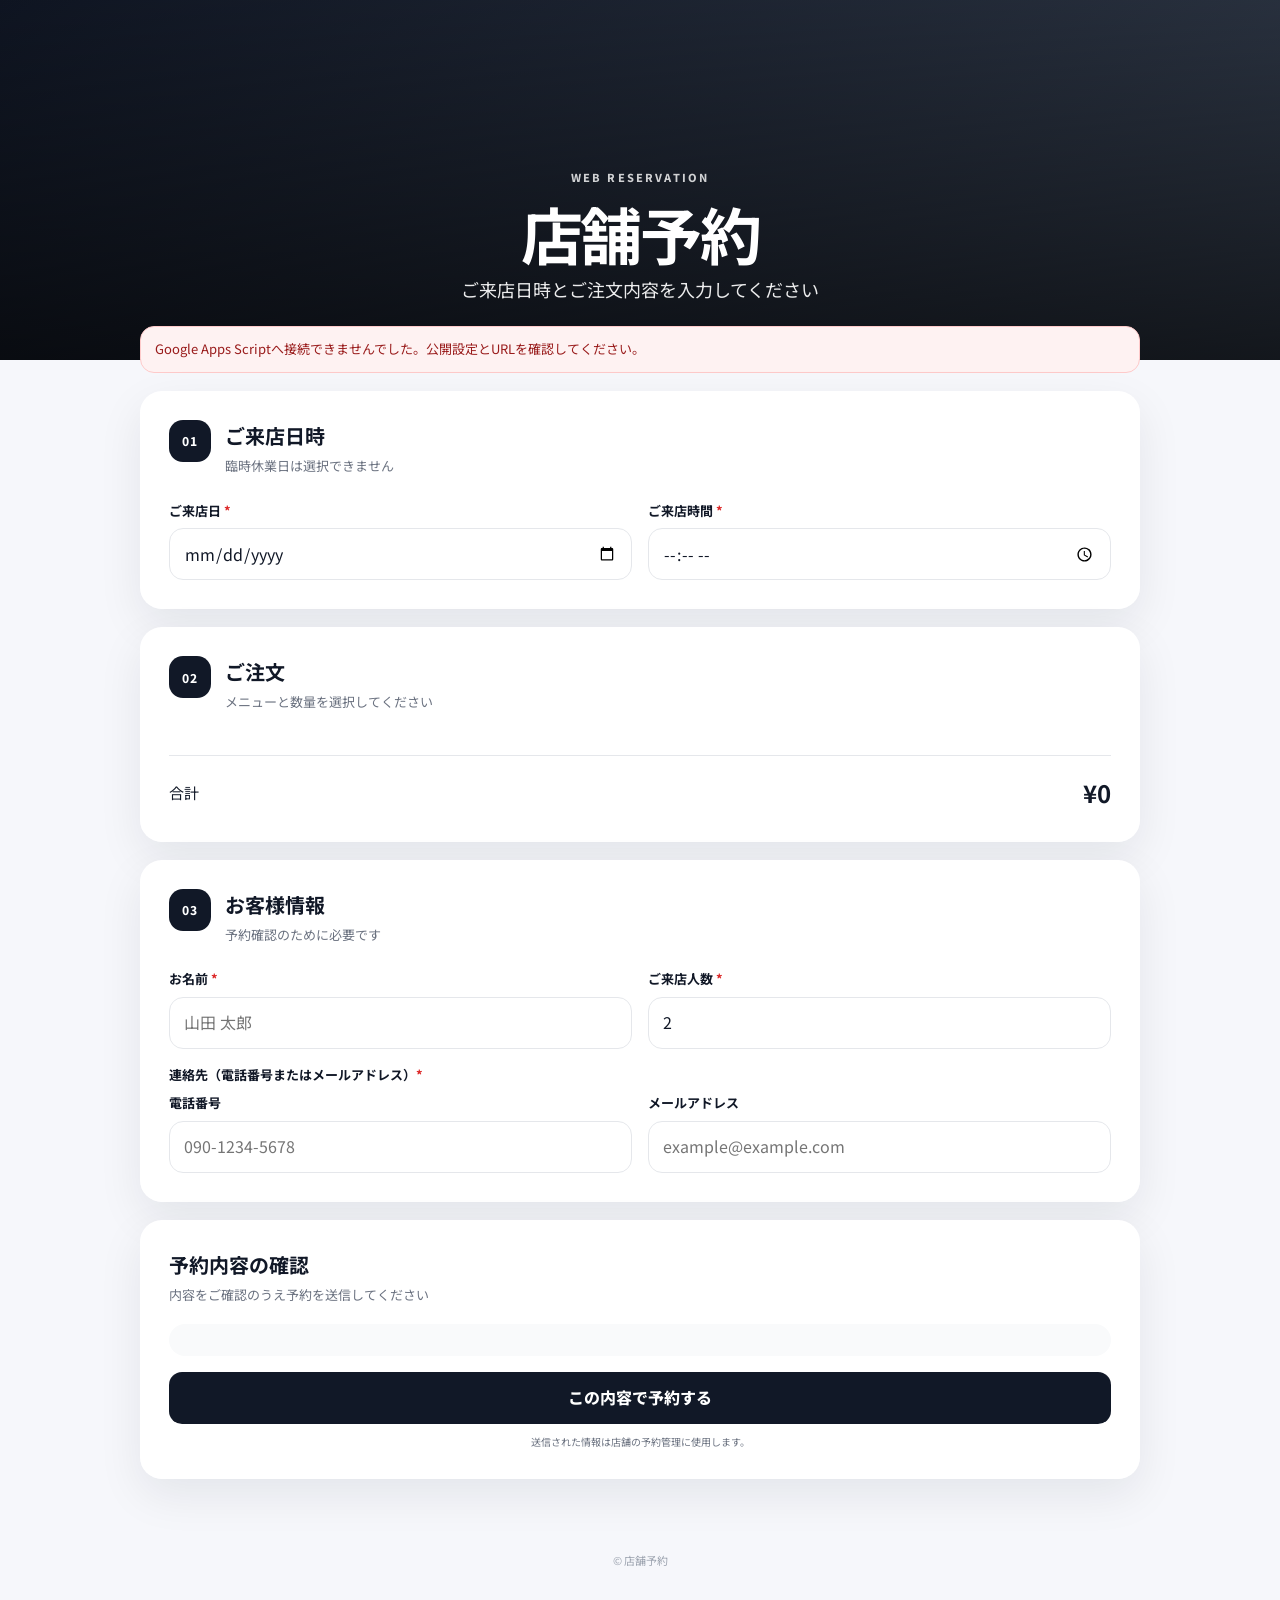
<file: index.html>
<!doctype html>
<html lang="ja">
<head>
  <meta charset="utf-8">
  <meta name="viewport" content="width=device-width, initial-scale=1, viewport-fit=cover">
  <meta name="theme-color" content="#111827">
  <title>予約受付</title>
  <link rel="preconnect" href="https://fonts.googleapis.com">
  <link rel="preconnect" href="https://fonts.gstatic.com" crossorigin>
  <link href="https://fonts.googleapis.com/css2?family=Noto+Sans+JP:wght@400;500;600;700;800&display=swap" rel="stylesheet">
  <link rel="stylesheet" href="css/style.css">
  <script defer src="js/config.js"></script>
  <script defer src="js/api.js"></script>
  <script defer src="js/app.js"></script>
</head>
<body class="customer-page">
  <div id="loading" class="loading-overlay">
    <div class="loading-card"><div class="spinner"></div><p>予約画面を読み込んでいます…</p></div>
  </div>

  <header class="hero" id="hero">
    <div class="hero-overlay"></div>
    <div class="hero-content">
      <div class="brand-mark">WEB RESERVATION</div>
      <h1 id="storeName">店舗予約</h1>
      <p>ご来店日時とご注文内容を入力してください</p>
    </div>
  </header>

  <main class="container customer-main">
    <div id="message" class="message" hidden></div>

    <section class="card">
      <div class="section-heading">
        <span class="step">01</span>
        <div><h2>ご来店日時</h2><p>臨時休業日は選択できません</p></div>
      </div>
      <div class="form-grid two">
        <label class="field">
          <span>ご来店日 <b>*</b></span>
          <input id="visitDate" type="date" required>
        </label>
        <label class="field">
          <span>ご来店時間 <b>*</b></span>
          <input id="visitTime" type="time" required>
        </label>
      </div>
      <div id="holidayHint" class="hint" hidden></div>
    </section>

    <section class="card">
      <div class="section-heading">
        <span class="step">02</span>
        <div><h2>ご注文</h2><p>メニューと数量を選択してください</p></div>
      </div>
      <div id="menuList" class="menu-list"></div>
      <div id="emptyMenu" class="empty-state" hidden>現在、受付可能なメニューがありません。</div>
      <div class="order-total-row"><span>合計</span><strong id="orderTotal">¥0</strong></div>
    </section>

    <section class="card">
      <div class="section-heading">
        <span class="step">03</span>
        <div><h2>お客様情報</h2><p>予約確認のために必要です</p></div>
      </div>
      <div class="form-grid two">
        <label class="field">
          <span>お名前 <b>*</b></span>
          <input id="customerName" type="text" placeholder="山田 太郎" autocomplete="name" maxlength="80" required>
        </label>
        <label class="field">
          <span>ご来店人数 <b>*</b></span>
          <input id="guests" type="number" min="1" max="99" value="2" required>
        </label>
      </div>
      <div class="contact-choice">
        <span class="contact-label">連絡先（電話番号またはメールアドレス）<b>*</b></span>
        <div class="form-grid two">
          <label class="field"><span>電話番号</span><input id="phone" type="tel" placeholder="090-1234-5678" autocomplete="tel" maxlength="30"></label>
          <label class="field"><span>メールアドレス</span><input id="email" type="email" placeholder="example@example.com" autocomplete="email" maxlength="160"></label>
        </div>
      </div>
    </section>

    <section class="card summary-card">
      <div class="section-heading compact">
        <div><h2>予約内容の確認</h2><p>内容をご確認のうえ予約を送信してください</p></div>
      </div>
      <div id="summary" class="summary"></div>
      <button id="reserveButton" class="primary-button" type="button">この内容で予約する</button>
      <p class="privacy-note">送信された情報は店舗の予約管理に使用します。</p>
    </section>
  </main>

  <footer class="site-footer">
    <p>© <span id="year"></span> <span id="footerStoreName">店舗予約</span></p>
  </footer>

  <div id="successModal" class="modal" hidden aria-hidden="true">
    <div class="modal-backdrop"></div>
    <div class="modal-card">
      <div class="success-icon">✓</div>
      <h2>予約を受け付けました</h2>
      <p id="successText">ご予約ありがとうございます。</p>
      <button id="closeSuccess" class="primary-button" type="button">閉じる</button>
    </div>
  </div>
</body>
</html>
</file>
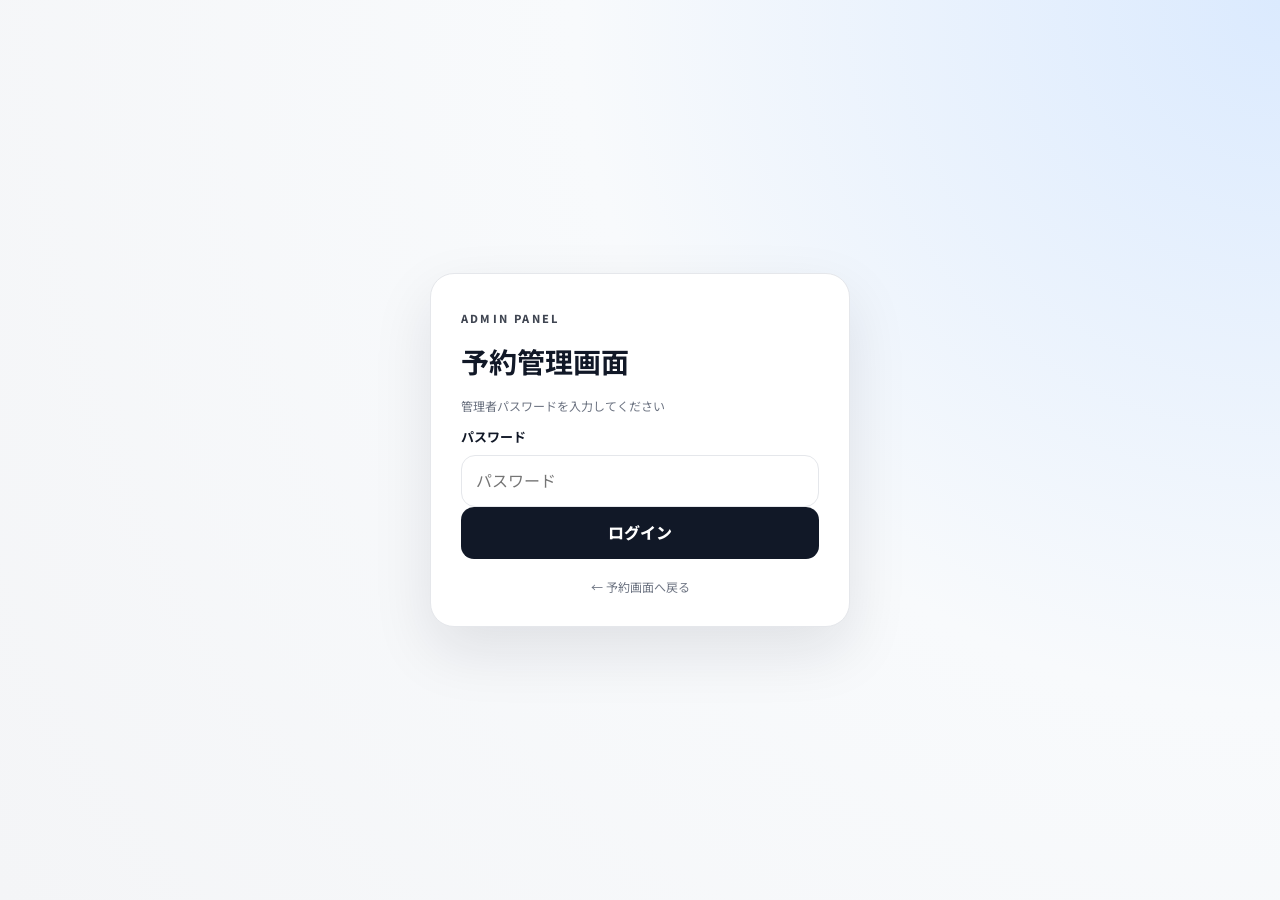
<file: admin/index.html>
<!doctype html>
<html lang="ja">
<head>
  <meta charset="utf-8">
  <meta name="viewport" content="width=device-width, initial-scale=1, viewport-fit=cover">
  <meta name="theme-color" content="#111827">
  <title>管理画面</title>
  <link rel="preconnect" href="https://fonts.googleapis.com">
  <link rel="preconnect" href="https://fonts.gstatic.com" crossorigin>
  <link href="https://fonts.googleapis.com/css2?family=Noto+Sans+JP:wght@400;500;600;700;800&display=swap" rel="stylesheet">
  <link rel="stylesheet" href="../css/style.css">
  <link rel="stylesheet" href="admin.css">
  <script defer src="../js/config.js"></script>
  <script defer src="../js/api.js"></script>
  <script defer src="admin.js"></script>
</head>
<body class="admin-page">
  <div id="toast" class="toast" hidden></div>

  <section id="loginView" class="admin-login-wrap">
    <div class="admin-login-card">
      <div class="brand-mark">ADMIN PANEL</div>
      <h1>予約管理画面</h1>
      <p class="muted">管理者パスワードを入力してください</p>
      <label class="field"><span>パスワード</span><input id="loginPassword" type="password" autocomplete="current-password" placeholder="パスワード"></label>
      <button id="loginButton" class="primary-button" type="button">ログイン</button>
      <a class="back-link" href="../">← 予約画面へ戻る</a>
    </div>
  </section>

  <section id="adminApp" class="admin-shell" hidden>
    <aside class="admin-sidebar">
      <div>
        <div class="brand-mark">ADMIN PANEL</div>
        <h1 id="adminStoreName">店舗予約</h1>
      </div>
      <nav class="admin-nav">
        <button data-tab="dashboard" class="nav-item active">ダッシュボード</button>
        <button data-tab="reservations" class="nav-item">予約一覧</button>
        <button data-tab="menus" class="nav-item">メニュー</button>
        <button data-tab="toppings" class="nav-item">トッピング</button>
        <button data-tab="holidays" class="nav-item">臨時休業日</button>
        <button data-tab="settings" class="nav-item">設定</button>
      </nav>
      <div class="sidebar-actions"><button id="logoutButton" class="ghost-button">ログアウト</button><a href="../" class="ghost-button link-button">予約画面を見る</a></div>
    </aside>

    <main class="admin-content">
      <div class="admin-mobile-header"><div><div class="brand-mark">ADMIN</div><strong id="mobileStoreName">店舗予約</strong></div><button id="mobileLogout" class="ghost-button">ログアウト</button></div>

      <section id="tab-dashboard" class="tab-panel active">
        <div class="page-title"><div><h2>ダッシュボード</h2><p>予約状況と店舗設定を確認できます。</p></div></div>
        <div class="stat-grid"><div class="stat-card"><span>今日の予約</span><strong id="statToday">0</strong></div><div class="stat-card"><span>予約総数</span><strong id="statTotal">0</strong></div><div class="stat-card"><span>登録メニュー</span><strong id="statMenus">0</strong></div><div class="stat-card"><span>休業予定日</span><strong id="statHolidays">0</strong></div></div>
        <div class="dashboard-grid"><div class="panel"><div class="panel-head"><h3>直近の予約</h3><button class="text-button" data-go-tab="reservations">すべて見る</button></div><div id="recentReservations" class="mini-table"></div></div><div class="panel"><div class="panel-head"><h3>店舗情報</h3><button class="text-button" data-go-tab="settings">編集</button></div><div id="dashboardSettings" class="settings-preview"></div></div></div>
      </section>

      <section id="tab-reservations" class="tab-panel">
        <div class="page-title"><div><h2>予約一覧</h2><p>予約された日時・お名前・人数・連絡先・注文内容を確認できます。</p></div><button id="refreshReservations" class="secondary-button">更新</button></div>
        <div class="filter-bar"><label class="field"><span>日付で絞り込み</span><input id="reservationDateFilter" type="date"></label><label class="field"><span>状態</span><select id="reservationStatusFilter"><option value="">すべて</option><option value="confirmed">受付済み</option><option value="cancelled">キャンセル</option></select></label></div>
        <div class="panel table-panel"><div id="reservationTable" class="responsive-table-wrap"></div></div>
      </section>

      <section id="tab-menus" class="tab-panel">
        <div class="page-title"><div><h2>メニュー</h2><p>コードを書かずにメニューの追加・変更・売り切れ設定ができます。</p></div><button id="addMenuButton" class="primary-button small">＋ メニュー追加</button></div>
        <div id="menuAdminList" class="admin-card-list"></div>
      </section>

      <section id="tab-toppings" class="tab-panel">
        <div class="page-title"><div><h2>トッピング</h2><p>メニューごとにトッピングを追加できます。0件なら予約画面には表示されません。</p></div></div>
        <div id="toppingAdminList" class="admin-card-list"></div>
      </section>

      <section id="tab-holidays" class="tab-panel">
        <div class="page-title"><div><h2>臨時休業日</h2><p>設定した日は予約画面からご来店日として選べなくなります。</p></div></div>
        <div class="panel add-row-panel"><div class="form-grid two"><label class="field"><span>休業日</span><input id="holidayDate" type="date"></label><label class="field"><span>理由・メモ（任意）</span><input id="holidayReason" type="text" maxlength="100" placeholder="臨時休業"></label></div><button id="addHolidayButton" class="primary-button small">休業日を追加</button></div>
        <div id="holidayList" class="admin-card-list"></div>
      </section>

      <section id="tab-settings" class="tab-panel">
        <div class="page-title"><div><h2>店舗設定</h2><p>予約画面に反映される内容をここから変更できます。</p></div></div>
        <form id="settingsForm" class="panel form-panel">
          <label class="field"><span>店舗名</span><input id="settingStoreName" type="text" maxlength="100" required></label>
          <label class="field"><span>予約画面の背景画像URL</span><input id="settingBackgroundUrl" type="url" placeholder="https://..." maxlength="1500"><small>画像そのものをURLで指定します。imgur等の直リンクや自分で用意した画像URLを使用してください。</small></label>
          <label class="field"><span>予約通知を受け取るメールアドレス</span><input id="settingNotifyEmail" type="email" maxlength="160" placeholder="shop@example.com"></label>
          <label class="field"><span>1時間帯あたりの予約上限人数（0 = 無制限）</span><input id="settingMaxReservationsPerSlot" type="number" min="0" max="9999" step="1" value="0"><small>同じ来店日時への予約件数を制限します。0なら従来どおり無制限です。</small></label>
          <button class="primary-button" type="submit">店舗設定を保存</button>
        </form>
        <form id="passwordForm" class="panel form-panel">
          <div><h3>管理者パスワード変更</h3><p class="muted">ここで変更したパスワードは、次回ログインから使用します。</p></div>
          <label class="field"><span>現在のパスワード</span><input id="currentPassword" type="password" autocomplete="current-password" required></label>
          <label class="field"><span>新しいパスワード</span><input id="newPassword" type="password" autocomplete="new-password" minlength="8" maxlength="100" required></label>
          <label class="field"><span>新しいパスワード（確認）</span><input id="confirmPassword" type="password" autocomplete="new-password" minlength="8" maxlength="100" required></label>
          <button class="secondary-button" type="submit">パスワードを変更</button>
        </form>
      </section>
    </main>
  </section>

  <div id="menuModal" class="modal" hidden>
    <div class="modal-backdrop"></div>
    <div class="modal-card large">
      <button class="modal-close" data-close="menuModal" aria-label="閉じる">×</button>
      <h2 id="menuModalTitle">メニュー追加</h2>
      <form id="menuForm">
        <input id="menuId" type="hidden">
        <label class="field"><span>メニュー名 <b>*</b></span><input id="menuName" type="text" maxlength="100" required></label>
        <div class="form-grid two"><label class="field"><span>価格（円） <b>*</b></span><input id="menuPrice" type="number" min="0" max="999999" required></label><label class="field"><span>説明</span><input id="menuDescription" type="text" maxlength="200"></label></div>
        <label class="switch-row"><input id="menuSoldOut" type="checkbox"><span>売り切れにする</span></label>
        <div class="toppings-editor"><div class="panel-head"><h3>トッピング</h3><button id="addToppingRowButton" type="button" class="text-button">＋追加</button></div><div id="toppingRows"></div><p class="muted small-text">トッピングが1件以上あると、予約画面にトッピング欄が表示されます。</p></div>
        <div class="modal-actions"><button type="button" class="secondary-button" data-close="menuModal">キャンセル</button><button type="submit" class="primary-button">保存</button></div>
      </form>
    </div>
  </div>
</body>
</html>
</file>
<file: css/style.css>
:root {
  --bg: #f6f7fb;
  --card: rgba(255,255,255,.96);
  --text: #111827;
  --muted: #6b7280;
  --line: #e5e7eb;
  --primary: #111827;
  --primary-hover: #000;
  --accent: #f59e0b;
  --danger: #dc2626;
  --success: #059669;
  --shadow: 0 16px 45px rgba(15,23,42,.08);
  --radius: 22px;
}
* { box-sizing: border-box; }
[hidden] { display: none !important; }
html { scroll-behavior: smooth; }
body { margin: 0; font-family: 'Noto Sans JP', system-ui, -apple-system, BlinkMacSystemFont, 'Segoe UI', sans-serif; color: var(--text); background: var(--bg); line-height: 1.6; }
button, input, select { font: inherit; }
button { cursor: pointer; }
button:disabled { cursor: not-allowed; opacity: .55; }
.hero { position: relative; min-height: 360px; display: grid; place-items: end center; padding: 56px 20px; color: #fff; background: linear-gradient(135deg,#111827,#374151); background-size: cover; background-position: center; overflow: hidden; }
.hero-overlay { position: absolute; inset: 0; background: linear-gradient(180deg,rgba(0,0,0,.15),rgba(0,0,0,.65)); }
.hero-content { position: relative; width: min(1100px, 100%); text-align: center; }
.brand-mark { display: inline-block; font-size: 11px; letter-spacing: .2em; font-weight: 800; opacity: .8; }
.hero h1 { margin: 10px 0 8px; font-size: clamp(32px,7vw,62px); line-height: 1.1; letter-spacing: -.04em; }
.hero p { margin: 0; font-size: clamp(14px,2.5vw,18px); opacity: .92; }
.container { width: min(1000px, calc(100% - 32px)); margin: 0 auto; }
.customer-main { margin-top: -34px; position: relative; z-index: 2; padding-bottom: 44px; }
.card { background: var(--card); border: 1px solid rgba(255,255,255,.8); border-radius: var(--radius); box-shadow: var(--shadow); padding: 28px; margin-bottom: 18px; backdrop-filter: blur(10px); }
.section-heading { display: flex; gap: 14px; align-items: flex-start; margin-bottom: 24px; }
.section-heading.compact { margin-bottom: 18px; }
.section-heading h2 { margin: 0 0 4px; font-size: 20px; }
.section-heading p { margin: 0; color: var(--muted); font-size: 13px; }
.step { width: 42px; height: 42px; display: grid; place-items: center; border-radius: 14px; background: #111827; color: white; font-size: 12px; font-weight: 800; letter-spacing: .08em; flex: 0 0 auto; }
.form-grid { display: grid; gap: 16px; }
.form-grid.two { grid-template-columns: repeat(2,minmax(0,1fr)); }
.field { display: block; }
.field > span, .contact-label { display: block; margin: 0 0 7px; font-size: 13px; font-weight: 700; }
.field b, .contact-label b { color: var(--danger); }
.field input, .field select { width: 100%; min-height: 52px; border: 1px solid var(--line); border-radius: 14px; padding: 0 14px; background: #fff; color: var(--text); outline: none; transition: .18s ease; }
.field input:focus, .field select:focus { border-color: #9ca3af; box-shadow: 0 0 0 4px rgba(17,24,39,.08); }
.field small { display: block; color: var(--muted); font-size: 11px; margin-top: 6px; }
.hint { margin-top: 12px; padding: 10px 12px; border-radius: 12px; background: #fffbeb; color: #92400e; font-size: 12px; }
.menu-list { display: grid; gap: 14px; }
.menu-item { border: 1px solid var(--line); border-radius: 18px; padding: 18px; background: #fff; }
.menu-top { display: flex; justify-content: space-between; gap: 16px; align-items: flex-start; }
.menu-name { margin: 0; font-size: 17px; font-weight: 800; }
.menu-desc { margin: 4px 0 0; font-size: 12px; color: var(--muted); }
.menu-price { font-weight: 800; white-space: nowrap; }
.quantity-row { display: flex; align-items: center; justify-content: space-between; gap: 12px; margin-top: 14px; }
.stepper { display: inline-flex; align-items: center; border: 1px solid var(--line); border-radius: 13px; overflow: hidden; }
.stepper button { width: 44px; height: 44px; border: 0; background: #f9fafb; font-size: 20px; }
.stepper button:hover { background: #f3f4f6; }
.stepper span { min-width: 46px; text-align: center; font-weight: 800; }
.toppings { margin-top: 14px; padding-top: 14px; border-top: 1px dashed var(--line); }
.topping-title { margin: 0 0 8px; font-size: 12px; font-weight: 800; }
.topping-list { display: grid; gap: 7px; }
.check-row { display: flex; align-items: center; gap: 9px; font-size: 13px; }
.check-row input { width: 18px; height: 18px; accent-color: #111827; }
.out-badge { display: inline-flex; align-items: center; border-radius: 999px; padding: 5px 9px; font-size: 10px; font-weight: 800; background: #fef2f2; color: #b91c1c; }
.order-total-row { display: flex; justify-content: space-between; align-items: center; border-top: 1px solid var(--line); margin-top: 18px; padding-top: 18px; font-size: 15px; }
.order-total-row strong { font-size: 24px; }
.contact-choice { margin-top: 16px; }
.summary { display: grid; gap: 9px; background: #f9fafb; border-radius: 16px; padding: 16px; margin-bottom: 16px; }
.summary-line { display: flex; justify-content: space-between; gap: 16px; font-size: 13px; }
.summary-line span:first-child { color: var(--muted); }
.summary-order { white-space: pre-wrap; }
.primary-button, .secondary-button, .ghost-button, .text-button { border: 0; border-radius: 13px; font-weight: 800; transition: .18s ease; }
.primary-button { background: var(--primary); color: white; min-height: 52px; padding: 0 20px; width: 100%; }
.primary-button:hover { background: var(--primary-hover); transform: translateY(-1px); }
.primary-button.small, .secondary-button { width: auto; min-height: 44px; padding: 0 16px; }
.secondary-button { background: #fff; color: var(--text); border: 1px solid var(--line); }
.secondary-button:hover { background: #f9fafb; }
.ghost-button { background: transparent; border: 1px solid rgba(255,255,255,.18); color: inherit; min-height: 42px; padding: 0 14px; }
.link-button { display: inline-flex; align-items: center; justify-content: center; text-decoration: none; }
.text-button { background: transparent; color: #374151; padding: 4px 0; font-size: 12px; }
.privacy-note { margin: 10px 0 0; color: var(--muted); font-size: 10px; text-align: center; }
.message { margin: 0 0 18px; border-radius: 14px; padding: 12px 14px; font-size: 13px; }
.message.error { background: #fef2f2; color: #991b1b; border: 1px solid #fecaca; }
.message.success { background: #ecfdf5; color: #065f46; border: 1px solid #a7f3d0; }
.empty-state { padding: 28px; text-align: center; border: 1px dashed var(--line); border-radius: 16px; color: var(--muted); font-size: 13px; }
.site-footer { padding: 0 20px 28px; text-align: center; color: #9ca3af; font-size: 11px; }
.loading-overlay { position: fixed; inset: 0; z-index: 1000; background: rgba(17,24,39,.35); display: grid; place-items: center; backdrop-filter: blur(5px); }
.loading-card { background: white; border-radius: 18px; padding: 22px; box-shadow: var(--shadow); text-align: center; min-width: 220px; }
.loading-card p { margin: 10px 0 0; font-size: 12px; }
.spinner { width: 30px; height: 30px; margin: auto; border: 3px solid #e5e7eb; border-top-color: #111827; border-radius: 50%; animation: spin .7s linear infinite; }
@keyframes spin { to { transform: rotate(360deg); } }
.modal[hidden] { display: none !important; }
.modal { position: fixed; inset: 0; z-index: 1100; display: grid; place-items: center; padding: 18px; }
.modal-backdrop { position: absolute; inset: 0; background: rgba(15,23,42,.58); backdrop-filter: blur(4px); }
.modal-card { position: relative; width: min(520px,100%); max-height: calc(100vh - 36px); overflow: auto; background: #fff; border-radius: 22px; box-shadow: 0 24px 80px rgba(0,0,0,.22); padding: 28px; }
.modal-card.large { width: min(700px,100%); }
.modal-card h2 { margin-top: 0; }
.modal-close { position: absolute; top: 12px; right: 14px; border: 0; background: transparent; font-size: 30px; color: #6b7280; }
.success-icon { width: 58px; height: 58px; border-radius: 50%; background: #ecfdf5; color: #059669; display: grid; place-items: center; font-size: 28px; font-weight: 900; margin-bottom: 12px; }
@media (max-width: 720px) {
  .hero { min-height: 320px; }
  .container { width: min(100% - 20px, 1000px); }
  .customer-main { margin-top: -24px; }
  .card { padding: 20px; border-radius: 18px; }
  .form-grid.two { grid-template-columns: 1fr; }
  .menu-top { flex-direction: column; }
  .menu-price { align-self: flex-start; }
  .summary-line { flex-direction: column; gap: 2px; }
}
</file>
<file: admin/admin.css>
.admin-page { background: #f4f5f7; min-height: 100vh; }
.admin-login-wrap { min-height: 100vh; display: grid; place-items: center; padding: 20px; background: radial-gradient(circle at top right,#dbeafe 0,#f8fafc 45%,#f4f5f7 100%); }
.admin-login-card { width: min(420px,100%); background: #fff; border: 1px solid #e5e7eb; border-radius: 24px; box-shadow: 0 24px 60px rgba(15,23,42,.10); padding: 30px; }
.admin-login-card h1 { margin: 10px 0 4px; font-size: 28px; }
.muted { color: #6b7280; font-size: 12px; }
.back-link { display: block; margin-top: 18px; text-align: center; color: #6b7280; font-size: 12px; text-decoration: none; }
.admin-shell { min-height: 100vh; display: grid; grid-template-columns: 260px minmax(0,1fr); }
.admin-sidebar { position: sticky; top: 0; height: 100vh; padding: 26px 18px; background: #111827; color: white; display: flex; flex-direction: column; }
.admin-sidebar h1 { font-size: 18px; margin: 10px 0 24px; }
.admin-nav { display: grid; gap: 6px; }
.nav-item { border: 0; background: transparent; color: #d1d5db; text-align: left; border-radius: 12px; padding: 12px 13px; font-weight: 700; }
.nav-item:hover, .nav-item.active { background: rgba(255,255,255,.10); color: white; }
.sidebar-actions { margin-top: auto; display: grid; gap: 8px; }
.admin-content { min-width: 0; padding: 34px; }
.admin-mobile-header { display:none; }
.tab-panel { display: none; }
.tab-panel.active { display:block; }
.page-title { display:flex; align-items:flex-end; justify-content:space-between; gap:16px; margin-bottom:22px; }
.page-title h2 { margin:0 0 5px; font-size:29px; letter-spacing:-.03em; }
.page-title p { margin:0; color:#6b7280; font-size:12px; }
.stat-grid { display:grid; grid-template-columns:repeat(4,minmax(0,1fr)); gap:14px; margin-bottom:18px; }
.stat-card { background:#fff; border:1px solid #e5e7eb; border-radius:18px; padding:18px; }
.stat-card span { display:block; font-size:11px; color:#6b7280; }
.stat-card strong { display:block; margin-top:7px; font-size:28px; }
.dashboard-grid { display:grid; grid-template-columns:1.25fr .75fr; gap:18px; }
.panel { background:#fff; border:1px solid #e5e7eb; border-radius:20px; padding:20px; box-shadow:0 10px 25px rgba(15,23,42,.04); }
.panel-head { display:flex; justify-content:space-between; align-items:center; gap:12px; margin-bottom:14px; }
.panel-head h3 { margin:0; font-size:15px; }
.settings-preview { display:grid; gap:12px; }
.preview-row { display:flex; justify-content:space-between; gap:12px; padding:11px 0; border-bottom:1px solid #f0f1f3; font-size:12px; }
.preview-row:last-child { border-bottom:0; }
.preview-row span:first-child { color:#6b7280; }
.mini-table { display:grid; gap:8px; }
.mini-row { display:grid; grid-template-columns:1fr auto; gap:10px; padding:12px; background:#f9fafb; border-radius:12px; font-size:12px; }
.mini-row strong { display:block; }
.mini-row span { color:#6b7280; }
.filter-bar { display:grid; grid-template-columns:repeat(2,minmax(0,240px)); gap:12px; margin-bottom:14px; }
.responsive-table-wrap { overflow:auto; }
.admin-table { width:100%; border-collapse:collapse; min-width:1000px; }
.admin-table th, .admin-table td { padding:12px 10px; border-bottom:1px solid #eef0f2; text-align:left; vertical-align:top; font-size:12px; }
.admin-table th { font-size:11px; color:#6b7280; font-weight:700; background:#fbfbfc; }
.status-badge { display:inline-flex; border-radius:999px; padding:4px 8px; font-size:10px; font-weight:800; }
.status-badge.confirmed { background:#ecfdf5; color:#047857; }
.status-badge.cancelled { background:#fef2f2; color:#b91c1c; }
.admin-card-list { display:grid; gap:12px; }
.item-card { background:#fff; border:1px solid #e5e7eb; border-radius:18px; padding:18px; display:flex; justify-content:space-between; gap:18px; }
.item-main h3 { margin:0; font-size:16px; }
.item-meta { margin-top:5px; color:#6b7280; font-size:11px; }
.item-actions { display:flex; gap:8px; align-items:flex-start; flex-wrap:wrap; }
.small-btn { border:1px solid #e5e7eb; background:#fff; border-radius:10px; min-height:38px; padding:0 12px; font-size:11px; font-weight:800; }
.small-btn.danger { color:#b91c1c; border-color:#fecaca; background:#fffafa; }
.sold-out { color:#b91c1c; font-weight:800; }
.switch-row { display:flex; align-items:center; gap:10px; margin:15px 0; font-size:13px; font-weight:700; }
.switch-row input { width:18px; height:18px; accent-color:#111827; }
.form-panel { display:grid; gap:16px; margin-bottom:16px; }
.form-panel h3 { margin:0 0 4px; }
.toppings-editor { margin-top:4px; border-top:1px solid #eef0f2; padding-top:16px; }
.topping-row { display:grid; grid-template-columns:minmax(0,1fr) 140px auto; gap:8px; margin-bottom:8px; }
.topping-row input { min-height:44px; border:1px solid #e5e7eb; border-radius:11px; padding:0 12px; }
.remove-row { border:1px solid #fecaca; background:#fffafa; color:#b91c1c; border-radius:11px; min-height:44px; padding:0 10px; }
.add-row-panel { margin-bottom:14px; }
.toast { position:fixed; z-index:3000; right:20px; top:20px; max-width:380px; border-radius:13px; padding:12px 15px; background:#111827; color:white; box-shadow:0 14px 30px rgba(0,0,0,.16); font-size:12px; }
.empty-state-admin { border:1px dashed #d1d5db; border-radius:16px; padding:28px; text-align:center; color:#6b7280; font-size:12px; background:#fafafa; }
.modal-card .modal-actions { display:flex; justify-content:flex-end; gap:8px; margin-top:18px; }
.small-text { font-size:11px; }
@media(max-width: 980px) {
  .admin-shell { grid-template-columns:1fr; }
  .admin-sidebar { display:none; }
  .admin-content { padding:20px; }
  .admin-mobile-header { display:flex; align-items:center; justify-content:space-between; background:#111827; color:white; margin:-20px -20px 22px; padding:15px 20px; }
  .stat-grid { grid-template-columns:repeat(2,minmax(0,1fr)); }
  .dashboard-grid { grid-template-columns:1fr; }
}
@media(max-width: 620px) {
  .admin-content { padding:14px; }
  .admin-mobile-header { margin:-14px -14px 18px; padding:13px 14px; }
  .page-title { align-items:flex-start; flex-direction:column; }
  .page-title h2 { font-size:24px; }
  .filter-bar { grid-template-columns:1fr; }
  .item-card { flex-direction:column; }
  .topping-row { grid-template-columns:1fr; }
  .stat-grid { gap:8px; }
  .stat-card { padding:14px; }
  .stat-card strong { font-size:22px; }
}
</file>
